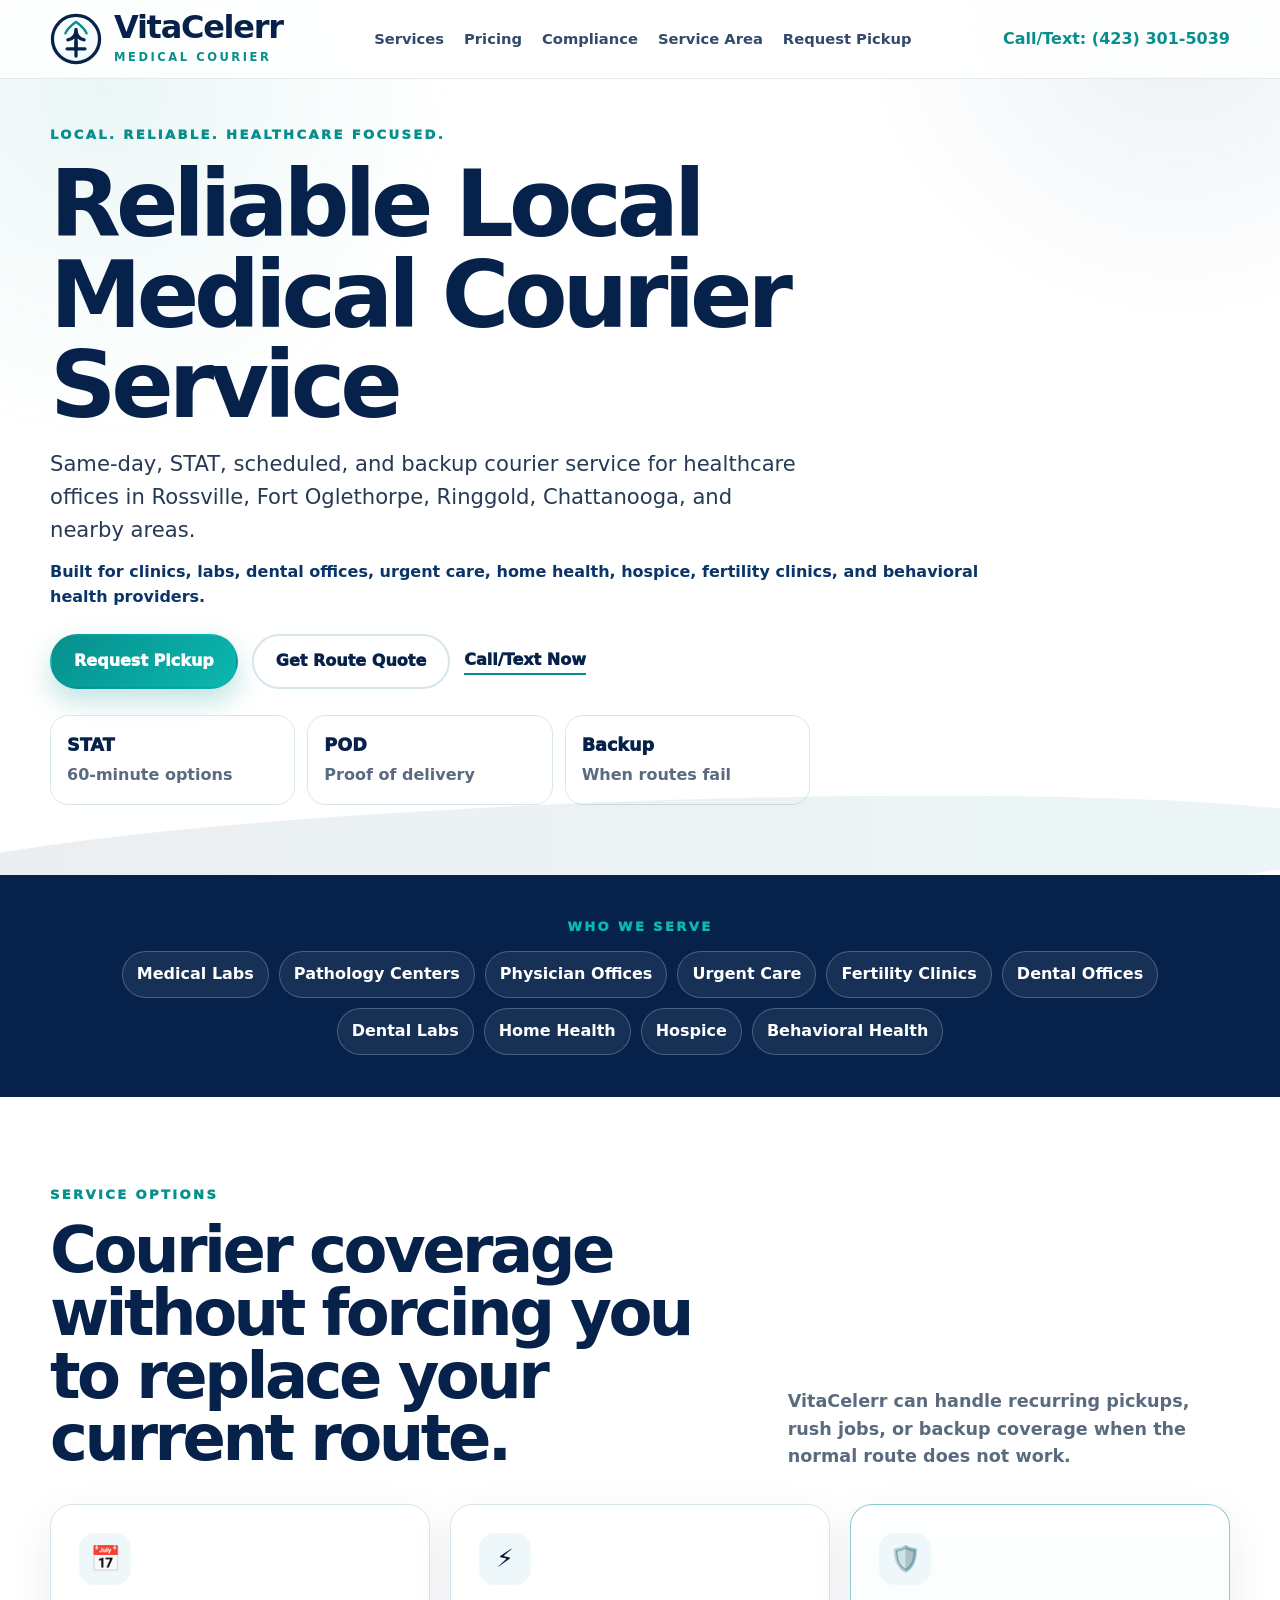
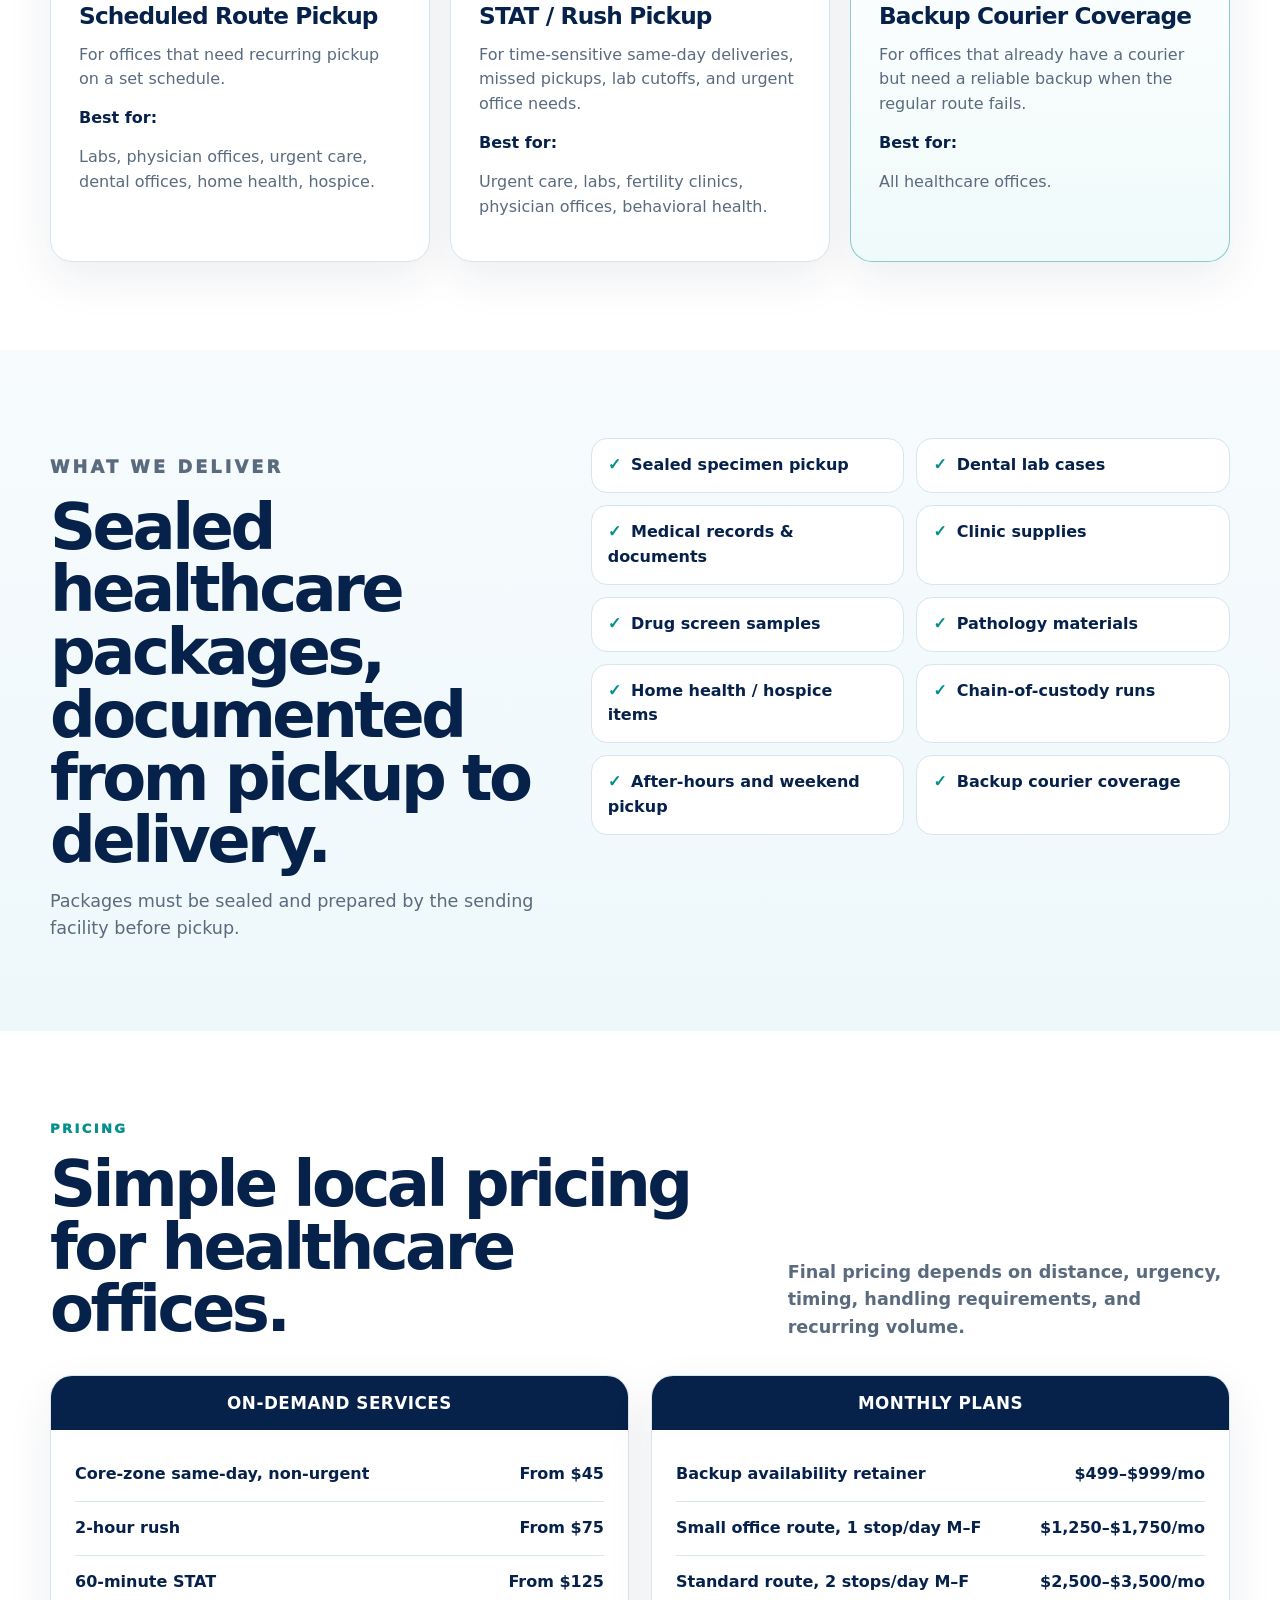
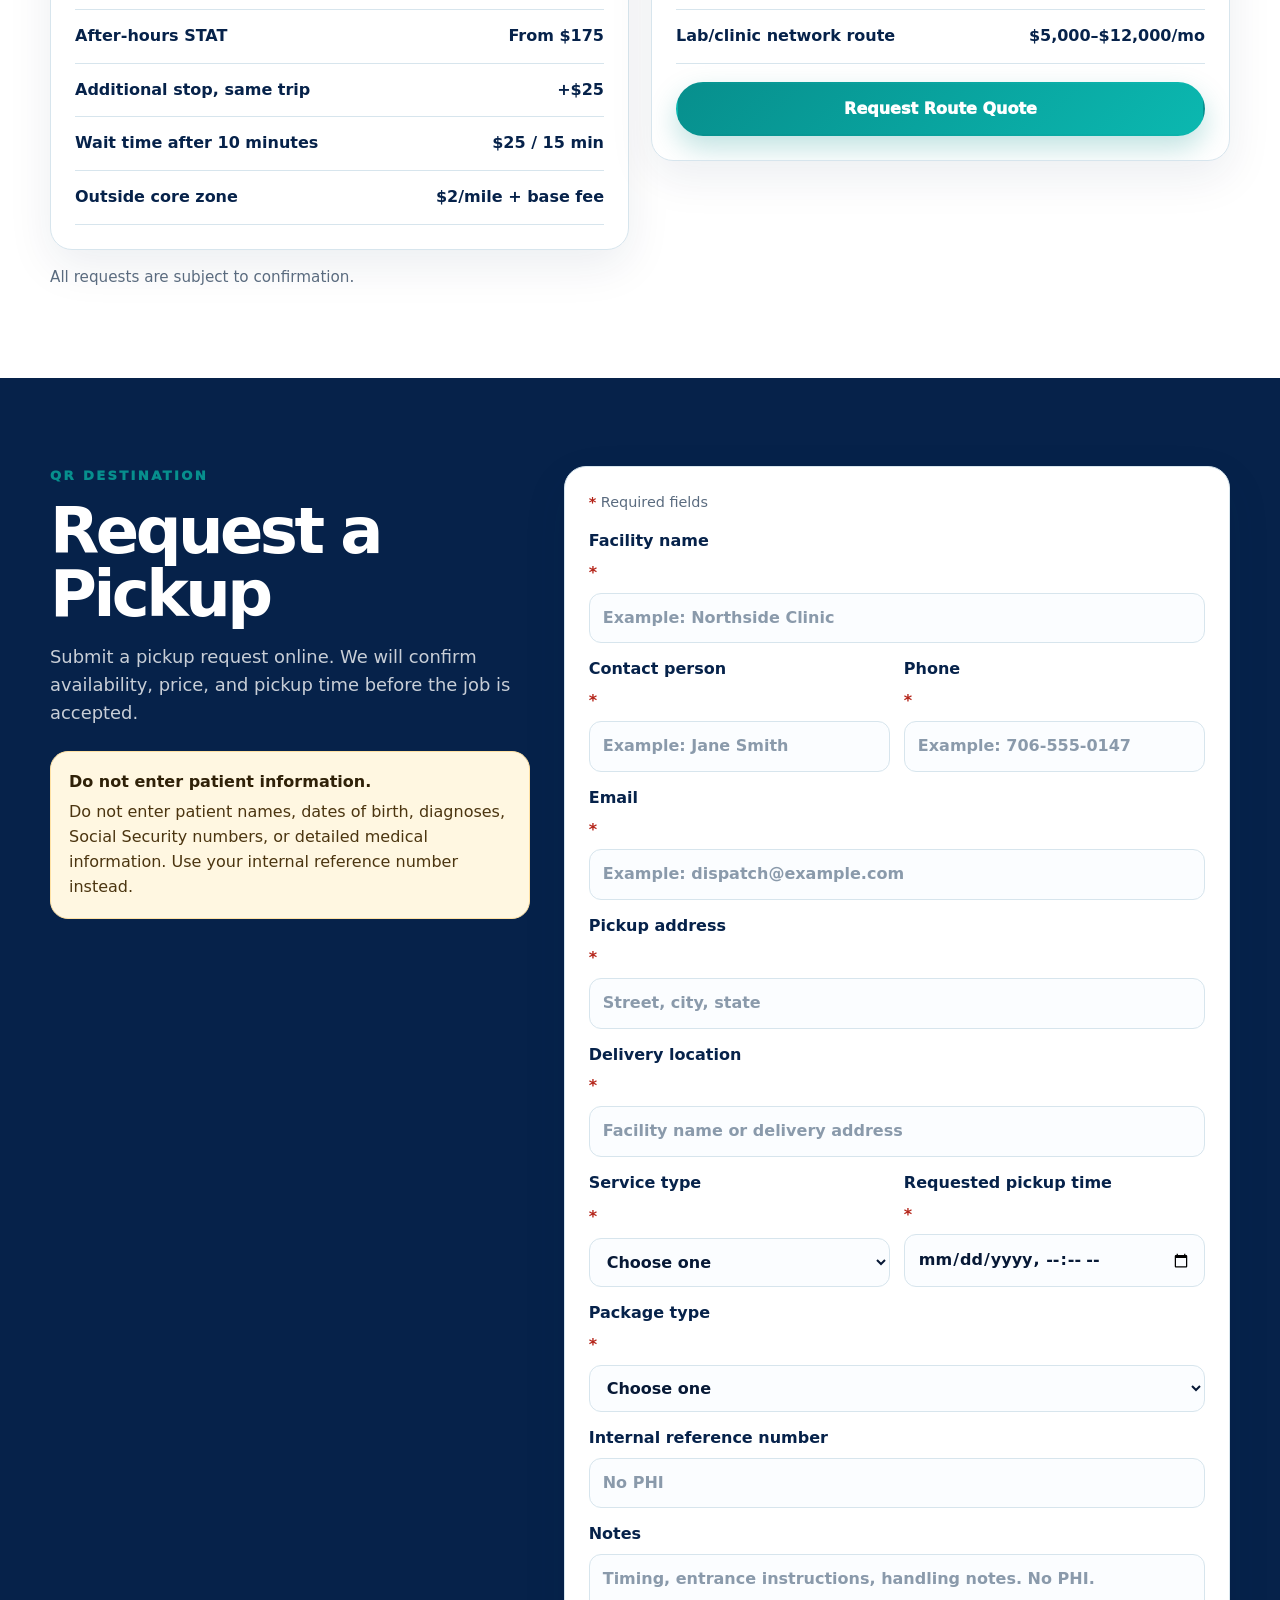
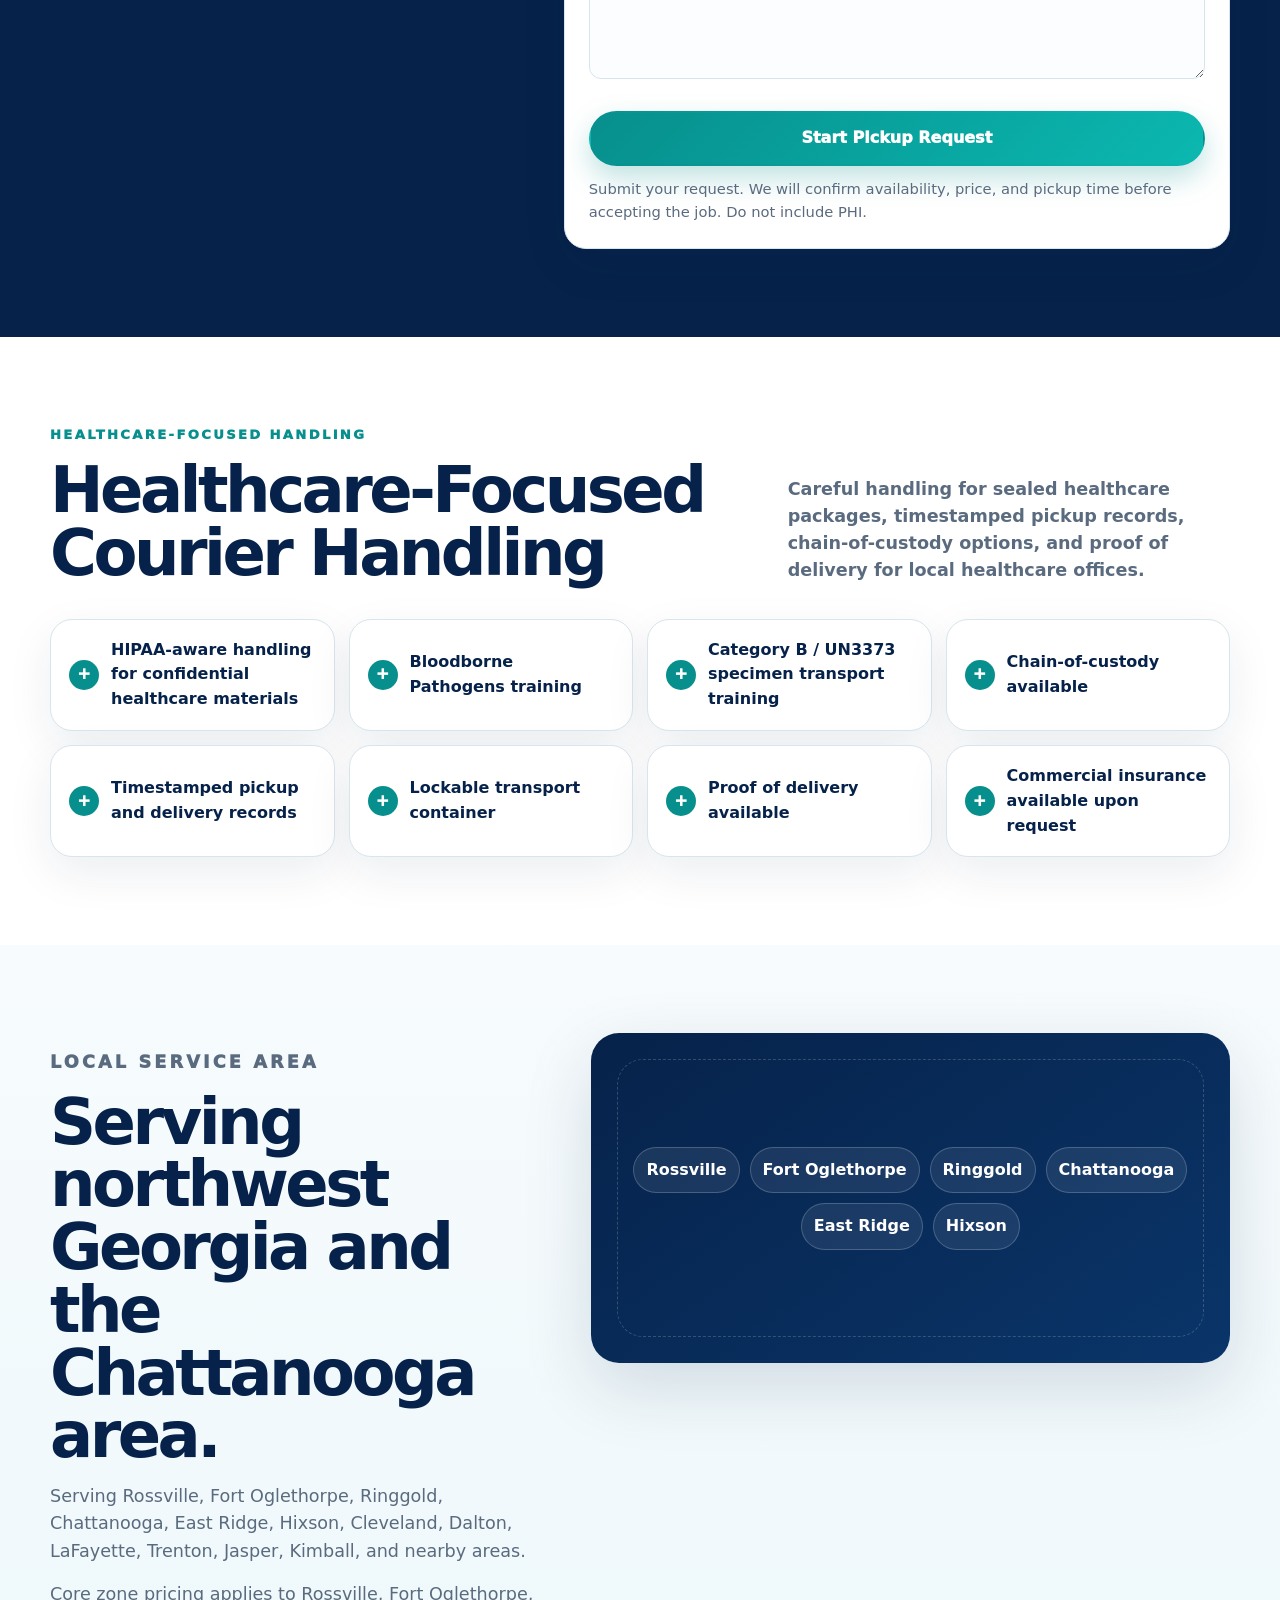
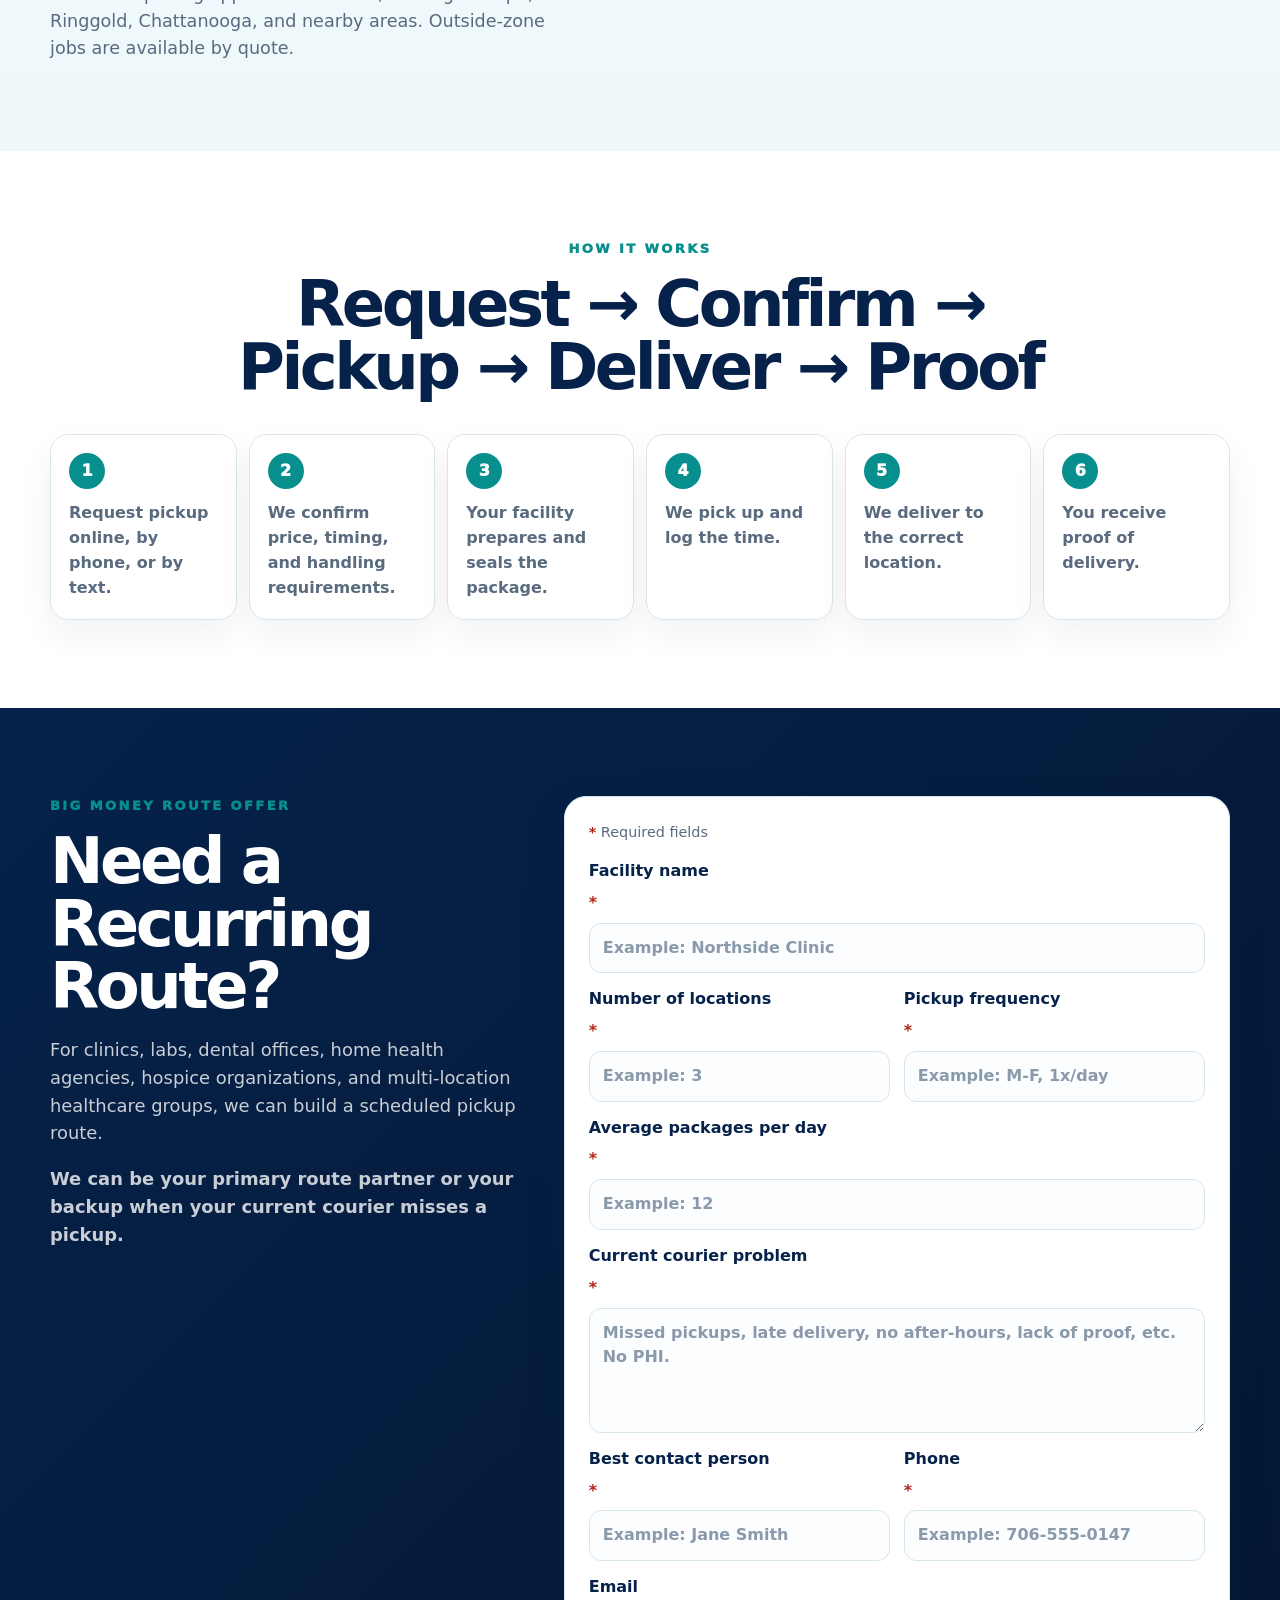
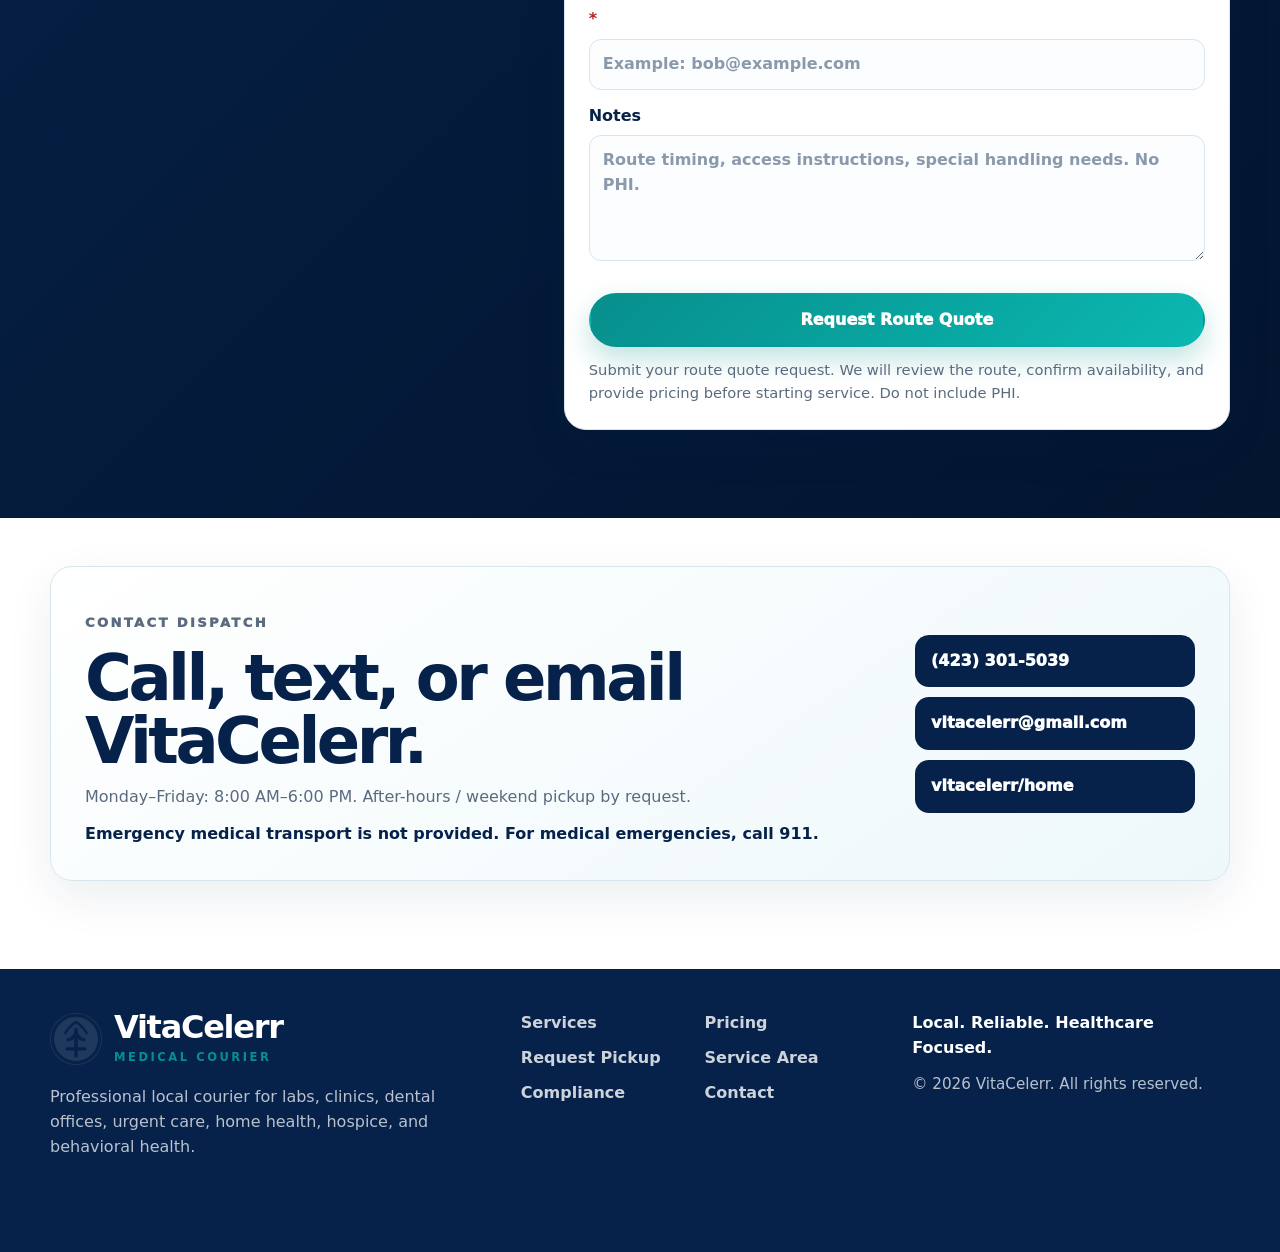
<file: index.html>
<!doctype html>
<html lang="en">
  <head>
    <meta charset="utf-8" />
    <meta name="viewport" content="width=device-width, initial-scale=1" />
    <title>VitaCelerr Medical Courier | Local Healthcare Courier Service</title>
    <meta
      name="description"
      content="Same-day, STAT, scheduled, and backup medical courier service for clinics, labs, dental offices, urgent care, home health, hospice, and behavioral health providers."
    />
    <meta name="theme-color" content="#06224a" />
    <meta property="og:title" content="VitaCelerr Medical Courier" />
    <meta
      property="og:description"
      content="Reliable local medical courier service. Request pickup or get a recurring route quote."
    />
    <meta property="og:type" content="website" />
    <link rel="preload" href="styles.css" as="style" />
    <link rel="stylesheet" href="styles.css" />
  </head>
  <body>
    <a class="skip-link" href="#main">Skip to content</a>
    <header class="site-header" data-elevate>
      <div class="container header-inner">
        <a class="brand" href="#hero" aria-label="VitaCelerr home">
          <span class="brand-mark" aria-hidden="true">
            <svg viewBox="0 0 64 64" role="img">
              <circle
                cx="32"
                cy="32"
                r="29"
                fill="none"
                stroke="currentColor"
                stroke-width="4"
              />
              <path
                d="M32 43V20M22 33c6-1 10-5 10-13M42 33c-6-1-10-5-10-13"
                fill="none"
                stroke="currentColor"
                stroke-width="4"
                stroke-linecap="round"
              />

              <path
                d="M21 44h22M32 35v18"
                fill="none"
                stroke="currentColor"
                stroke-width="4"
                stroke-linecap="round"
              />

              <!-- teal top mark -->
              <path
                d="M19 25c3-7 9-11 13-14 4 3 10 7 13 14"
                fill="none"
                stroke="var(--teal)"
                stroke-width="3"
                stroke-linecap="round"
              />
            </svg>
          </span>
          <span>
            <strong>VitaCelerr</strong>
            <small>Medical Courier</small>
          </span>
        </a>
        <button
          class="menu-button"
          type="button"
          aria-expanded="false"
          aria-controls="site-nav"
        >
          Menu
        </button>
        <nav id="site-nav" class="site-nav" aria-label="Primary navigation">
          <a href="#services">Services</a>
          <a href="#pricing">Pricing</a>
          <a href="#compliance">Compliance</a>
          <a href="#area">Service Area</a>
          <a href="#request-pickup">Request Pickup</a>
        </nav>
        <a class="header-call" href="tel:+14233015039"
          >Call/Text: (423) 301-5039</a
        >
      </div>
    </header>
    <main id="main">
      <section id="hero" class="hero">
        <div class="container hero-grid">
          <div class="hero-copy reveal">
            <p class="eyebrow">Local. Reliable. Healthcare focused.</p>
            <h1>Reliable Local Medical Courier Service</h1>
            <p class="hero-lede">
              Same-day, STAT, scheduled, and backup courier service for
              healthcare offices in Rossville, Fort Oglethorpe, Ringgold,
              Chattanooga, and nearby areas.
            </p>
            <p class="trust-line">
              Built for clinics, labs, dental offices, urgent care, home health,
              hospice, fertility clinics, and behavioral health providers.
            </p>
            <div class="hero-actions" aria-label="Primary actions">
              <a class="button button-primary" href="#request-pickup"
                >Request Pickup</a
              >
              <a class="button button-secondary" href="#route-quote"
                >Get Route Quote</a
              >
              <a class="text-link" href="tel:+17065550147">Call/Text Now</a>
            </div>
            <dl class="hero-stats" aria-label="Service promises">
              <div>
                <dt>STAT</dt>
                <dd>60-minute options</dd>
              </div>
              <div>
                <dt>POD</dt>
                <dd>Proof of delivery</dd>
              </div>
              <div>
                <dt>Backup</dt>
                <dd>When routes fail</dd>
              </div>
            </dl>
          </div>
        </div>
      </section>
      <section class="section-pad service-strip" aria-label="Who we serve">
        <div class="container">
          <p class="eyebrow centered">Who we serve</p>
          <div class="logo-cloud" role="list">
            <span role="listitem">Medical Labs</span>
            <span role="listitem">Pathology Centers</span>
            <span role="listitem">Physician Offices</span>
            <span role="listitem">Urgent Care</span>
            <span role="listitem">Fertility Clinics</span>
            <span role="listitem">Dental Offices</span>
            <span role="listitem">Dental Labs</span>
            <span role="listitem">Home Health</span>
            <span role="listitem">Hospice</span>
            <span role="listitem">Behavioral Health</span>
          </div>
        </div>
      </section>
      <section id="services" class="section-pad">
        <div class="container split-heading reveal">
          <div>
            <p class="eyebrow">Service options</p>
            <h2>
              Courier coverage without forcing you to replace your current
              route.
            </h2>
          </div>
          <p>
            VitaCelerr can handle recurring pickups, rush jobs, or backup
            coverage when the normal route does not work.
          </p>
        </div>
        <div class="container cards-three">
          <article class="service-card reveal">
            <span class="icon">📅</span>
            <h3>Scheduled Route Pickup</h3>
            <p>For offices that need recurring pickup on a set schedule.</p>
            <strong>Best for:</strong>
            <p class="muted">
              Labs, physician offices, urgent care, dental offices, home health,
              hospice.
            </p>
          </article>
          <article class="service-card reveal delay-1">
            <span class="icon">⚡</span>
            <h3>STAT / Rush Pickup</h3>
            <p>
              For time-sensitive same-day deliveries, missed pickups, lab
              cutoffs, and urgent office needs.
            </p>
            <strong>Best for:</strong>
            <p class="muted">
              Urgent care, labs, fertility clinics, physician offices,
              behavioral health.
            </p>
          </article>
          <article class="service-card highlight-card reveal delay-2">
            <span class="icon">🛡️</span>
            <h3>Backup Courier Coverage</h3>
            <p>
              For offices that already have a courier but need a reliable backup
              when the regular route fails.
            </p>
            <strong>Best for:</strong>
            <p class="muted">All healthcare offices.</p>
          </article>
        </div>
      </section>
      <section class="section-pad muted-section">
        <div class="container deliver-grid">
          <div class="reveal">
            <p class="eyebrow">What we deliver</p>
            <h2>
              Sealed healthcare packages, documented from pickup to delivery.
            </h2>
            <p>
              Packages must be sealed and prepared by the sending facility
              before pickup.
            </p>
          </div>
          <ul class="check-list reveal delay-1">
            <li>Sealed specimen pickup</li>
            <li>Dental lab cases</li>
            <li>Medical records & documents</li>
            <li>Clinic supplies</li>
            <li>Drug screen samples</li>
            <li>Pathology materials</li>
            <li>Home health / hospice items</li>
            <li>Chain-of-custody runs</li>
            <li>After-hours and weekend pickup</li>
            <li>Backup courier coverage</li>
          </ul>
        </div>
      </section>
      <section id="pricing" class="section-pad pricing-section">
        <div class="container split-heading reveal">
          <div>
            <p class="eyebrow">Pricing</p>
            <h2>Simple local pricing for healthcare offices.</h2>
          </div>
          <p>
            Final pricing depends on distance, urgency, timing, handling
            requirements, and recurring volume.
          </p>
        </div>
        <div class="container pricing-grid">
          <article class="pricing-card reveal">
            <h3>On-Demand Services</h3>
            <div class="price-row">
              <span>Core-zone same-day, non-urgent</span
              ><strong>From $45</strong>
            </div>
            <div class="price-row">
              <span>2-hour rush</span><strong>From $75</strong>
            </div>
            <div class="price-row">
              <span>60-minute STAT</span><strong>From $125</strong>
            </div>
            <div class="price-row">
              <span>After-hours STAT</span><strong>From $175</strong>
            </div>
            <div class="price-row">
              <span>Additional stop, same trip</span><strong>+$25</strong>
            </div>
            <div class="price-row">
              <span>Wait time after 10 minutes</span
              ><strong>$25 / 15 min</strong>
            </div>
            <div class="price-row">
              <span>Outside core zone</span><strong>$2/mile + base fee</strong>
            </div>
          </article>
          <article class="pricing-card reveal delay-1">
            <h3>Monthly Plans</h3>
            <div class="price-row">
              <span>Backup availability retainer</span
              ><strong>$499–$999/mo</strong>
            </div>
            <div class="price-row">
              <span>Small office route, 1 stop/day M–F</span
              ><strong>$1,250–$1,750/mo</strong>
            </div>
            <div class="price-row">
              <span>Standard route, 2 stops/day M–F</span
              ><strong>$2,500–$3,500/mo</strong>
            </div>
            <div class="price-row">
              <span>Lab/clinic network route</span
              ><strong>$5,000–$12,000/mo</strong>
            </div>
            <a class="button button-primary full" href="#route-quote"
              >Request Route Quote</a
            >
          </article>
        </div>
        <p class="container fine-print">
          All requests are subject to confirmation.
        </p>
      </section>
      <section id="request-pickup" class="section-pad form-section">
        <div class="container form-grid">
          <div class="form-copy reveal">
            <p class="eyebrow">QR destination</p>
            <h2>Request a Pickup</h2>
            <p>
              Submit a pickup request online. We will confirm availability,
              price, and pickup time before the job is accepted.
            </p>
            <div class="warning-box">
              <strong>Do not enter patient information.</strong>
              <span
                >Do not enter patient names, dates of birth, diagnoses, Social
                Security numbers, or detailed medical information. Use your
                internal reference number instead.</span
              >
            </div>
          </div>
          <form
            class="lead-form reveal delay-1"
            name="pickup-request"
            action="https://api.web3forms.com/submit"
            method="POST"
          >
            <input
              type="hidden"
              name="access_key"
              value="1e480416-77a6-40cb-91b6-45ab073dc477"
            />
            <input type="hidden" name="form_type" value="Pickup Request" />
            <input
              type="hidden"
              name="subject"
              value="New VitaCelerr Pickup Request"
            />
            <input type="hidden" name="from_name" value="VitaCelerr Website" />
            <!-- Spam trap. Leave hidden. -->
            <input
              type="checkbox"
              name="botcheck"
              style="display: none"
              tabindex="-1"
              autocomplete="off"
            />
            <p class="form-required-note">
              <span aria-hidden="true">*</span> Required fields
            </p>
            <label>
              Facility name <span aria-hidden="true">*</span>
              <input
                required
                name="facility_name"
                autocomplete="organization"
                minlength="2"
                maxlength="100"
                placeholder="Example: Northside Clinic"
                title="Enter the facility name."
              />
            </label>
            <div class="form-pair">
              <label>
                Contact person <span aria-hidden="true">*</span>
                <input
                  required
                  name="contact_person"
                  autocomplete="name"
                  minlength="2"
                  maxlength="80"
                  placeholder="Example: Jane Smith"
                  title="Enter the contact person's name."
                />
              </label>
              <label>
                Phone <span aria-hidden="true">*</span>
                <input
                  required
                  name="phone"
                  type="tel"
                  autocomplete="tel"
                  inputmode="tel"
                  pattern="[0-9()+\-\s.]{7,}"
                  placeholder="Example: 706-555-0147"
                  title="Enter a valid phone number."
                />
              </label>
            </div>
            <label>
              Email <span aria-hidden="true">*</span>
              <input
                required
                name="email"
                type="email"
                autocomplete="email"
                placeholder="Example: dispatch@example.com"
                title="Enter a valid email address."
              />
            </label>
            <label>
              Pickup address <span aria-hidden="true">*</span>
              <input
                required
                name="pickup_address"
                autocomplete="street-address"
                minlength="5"
                maxlength="160"
                placeholder="Street, city, state"
                title="Enter the full pickup address."
              />
            </label>
            <label>
              Delivery location <span aria-hidden="true">*</span>
              <input
                required
                name="delivery_location"
                minlength="2"
                maxlength="160"
                placeholder="Facility name or delivery address"
                title="Enter the delivery location."
              />
            </label>
            <div class="form-pair">
              <label>
                Service type <span aria-hidden="true">*</span>
                <select
                  required
                  name="service_type"
                  title="Choose a service type."
                >
                  <option value="" selected disabled>Choose one</option>
                  <option value="Same-day non-urgent">
                    Same-day non-urgent
                  </option>
                  <option value="2-hour rush">2-hour rush</option>
                  <option value="60-minute STAT">60-minute STAT</option>
                  <option value="After-hours STAT">After-hours STAT</option>
                  <option value="Backup courier coverage">
                    Backup courier coverage
                  </option>
                </select>
              </label>
              <label>
                Requested pickup time <span aria-hidden="true">*</span>
                <input
                  required
                  name="requested_time"
                  type="datetime-local"
                  title="Choose the requested pickup date and time."
                />
              </label>
            </div>
            <label>
              Package type <span aria-hidden="true">*</span>
              <select
                required
                name="package_type"
                title="Choose a package type."
              >
                <option value="" selected disabled>Choose one</option>
                <option value="Sealed specimen">Sealed specimen</option>
                <option value="Dental lab case">Dental lab case</option>
                <option value="Medical records/documents">
                  Medical records/documents
                </option>
                <option value="Clinic supplies">Clinic supplies</option>
                <option value="Drug screen sample">Drug screen sample</option>
                <option value="Other sealed healthcare package">
                  Other sealed healthcare package
                </option>
              </select>
            </label>
            <label>
              Internal reference number
              <input
                name="internal_reference"
                maxlength="80"
                placeholder="No PHI"
                title="Use your internal reference number only. Do not enter PHI."
              />
            </label>
            <label>
              Notes
              <textarea
                name="notes"
                rows="4"
                maxlength="600"
                placeholder="Timing, entrance instructions, handling notes. No PHI."
                title="Do not enter patient names, DOB, diagnosis, SSN, or medical details."
              ></textarea>
            </label>
            <button class="button button-primary full" type="submit">
              Start Pickup Request
            </button>
            <p class="form-note">
              Submit your request. We will confirm availability, price, and
              pickup time before accepting the job. Do not include PHI.
            </p>
          </form>
        </div>
      </section>
      <section id="compliance" class="section-pad compliance-section">
        <div class="container split-heading reveal">
          <div>
            <p class="eyebrow">Healthcare-focused handling</p>
            <h2>Healthcare-Focused Courier Handling</h2>
          </div>
          <p>
            Careful handling for sealed healthcare packages, timestamped pickup
            records, chain-of-custody options, and proof of delivery for local
            healthcare offices.
          </p>
        </div>
        <div class="container compliance-grid">
          <div class="compliance-card reveal">
            HIPAA-aware handling for confidential healthcare materials
          </div>
          <div class="compliance-card reveal">
            Bloodborne Pathogens training
          </div>
          <div class="compliance-card reveal">
            Category B / UN3373 specimen transport training
          </div>
          <div class="compliance-card reveal">Chain-of-custody available</div>
          <div class="compliance-card reveal">
            Timestamped pickup and delivery records
          </div>
          <div class="compliance-card reveal">Lockable transport container</div>
          <div class="compliance-card reveal">Proof of delivery available</div>
          <div class="compliance-card reveal">
            Commercial insurance available upon request
          </div>
        </div>
      </section>
      <section id="area" class="section-pad muted-section">
        <div class="container area-grid">
          <div class="reveal">
            <p class="eyebrow">Local service area</p>
            <h2>Serving northwest Georgia and the Chattanooga area.</h2>
            <p>
              Serving Rossville, Fort Oglethorpe, Ringgold, Chattanooga, East
              Ridge, Hixson, Cleveland, Dalton, LaFayette, Trenton, Jasper,
              Kimball, and nearby areas.
            </p>
            <p class="fine-print">
              Core zone pricing applies to Rossville, Fort Oglethorpe, Ringgold,
              Chattanooga, and nearby areas. Outside-zone jobs are available by
              quote.
            </p>
          </div>
          <div class="map-card reveal delay-1" aria-hidden="true">
            <span>Rossville</span><span>Fort Oglethorpe</span
            ><span>Ringgold</span><span>Chattanooga</span><span>East Ridge</span
            ><span>Hixson</span>
          </div>
        </div>
      </section>
      <section class="section-pad process-section">
        <div class="container">
          <div class="centered-heading reveal">
            <p class="eyebrow">How it works</p>
            <h2>Request → Confirm → Pickup → Deliver → Proof</h2>
          </div>
          <ol class="process-list reveal delay-1">
            <li><span>1</span>Request pickup online, by phone, or by text.</li>
            <li>
              <span>2</span>We confirm price, timing, and handling requirements.
            </li>
            <li><span>3</span>Your facility prepares and seals the package.</li>
            <li><span>4</span>We pick up and log the time.</li>
            <li><span>5</span>We deliver to the correct location.</li>
            <li><span>6</span>You receive proof of delivery.</li>
          </ol>
        </div>
      </section>
      <section id="route-quote" class="section-pad cta-section">
        <div class="container form-grid">
          <div class="form-copy reveal">
            <p class="eyebrow">Big money route offer</p>
            <h2>Need a Recurring Route?</h2>
            <p>
              For clinics, labs, dental offices, home health agencies, hospice
              organizations, and multi-location healthcare groups, we can build
              a scheduled pickup route.
            </p>
            <p class="trust-line">
              We can be your primary route partner or your backup when your
              current courier misses a pickup.
            </p>
          </div>
          <form
            class="lead-form reveal delay-1"
            name="route-quote"
            action="https://api.web3forms.com/submit"
            method="POST"
          >
            <input
              type="hidden"
              name="access_key"
              value="1d69e0bb-2c05-4ec1-950c-a06703aa00ca"
            />
            <input type="hidden" name="form_type" value="Route Quote" />
            <input
              type="hidden"
              name="subject"
              value="New VitaCelerr Route Quote Request"
            />
            <input type="hidden" name="from_name" value="VitaCelerr Website" />
            <!-- Spam trap. Leave hidden. -->
            <input
              type="checkbox"
              name="botcheck"
              style="display: none"
              tabindex="-1"
              autocomplete="off"
            />
            <p class="form-required-note">
              <span aria-hidden="true">*</span> Required fields
            </p>
            <label>
              Facility name <span aria-hidden="true">*</span>
              <input
                required
                name="facility_name"
                autocomplete="organization"
                minlength="2"
                maxlength="100"
                placeholder="Example: Northside Clinic"
                title="Enter the facility name."
              />
            </label>
            <div class="form-pair">
              <label>
                Number of locations <span aria-hidden="true">*</span>
                <input
                  required
                  name="locations_count"
                  type="number"
                  min="1"
                  max="500"
                  inputmode="numeric"
                  placeholder="Example: 3"
                  title="Enter the number of pickup or delivery locations."
                />
              </label>
              <label>
                Pickup frequency <span aria-hidden="true">*</span>
                <input
                  required
                  name="pickup_frequency"
                  minlength="2"
                  maxlength="80"
                  placeholder="Example: M-F, 1x/day"
                  title="Enter how often pickups are needed."
                />
              </label>
            </div>
            <label>
              Average packages per day <span aria-hidden="true">*</span>
              <input
                required
                name="average_packages"
                type="number"
                min="1"
                max="1000"
                inputmode="numeric"
                placeholder="Example: 12"
                title="Enter the average number of packages per day."
              />
            </label>
            <label>
              Current courier problem <span aria-hidden="true">*</span>
              <textarea
                required
                name="current_problem"
                rows="4"
                minlength="2"
                maxlength="600"
                placeholder="Missed pickups, late delivery, no after-hours, lack of proof, etc. No PHI."
                title="Describe the courier problem. Do not include PHI."
              ></textarea>
            </label>
            <div class="form-pair">
              <label>
                Best contact person <span aria-hidden="true">*</span>
                <input
                  required
                  name="contact_person"
                  autocomplete="name"
                  minlength="2"
                  maxlength="80"
                  placeholder="Example: Jane Smith"
                  title="Enter the best contact person's name."
                />
              </label>
              <label>
                Phone <span aria-hidden="true">*</span>
                <input
                  required
                  name="phone"
                  type="tel"
                  autocomplete="tel"
                  inputmode="tel"
                  pattern="[0-9()+\-\s.]{7,}"
                  placeholder="Example: 706-555-0147"
                  title="Enter a valid phone number."
                />
              </label>
            </div>
            <label>
              Email <span aria-hidden="true">*</span>
              <input
                required
                name="email"
                type="email"
                autocomplete="email"
                placeholder="Example: bob@example.com"
                title="Enter a valid email address."
              />
            </label>
            <label>
              Notes
              <textarea
                name="notes"
                rows="4"
                maxlength="600"
                placeholder="Route timing, access instructions, special handling needs. No PHI."
                title="Do not enter patient names, DOB, diagnosis, SSN, or medical details."
              ></textarea>
            </label>
            <button class="button button-primary full" type="submit">
              Request Route Quote
            </button>
            <p class="form-note">
              Submit your route quote request. We will review the route, confirm
              availability, and provide pricing before starting service. Do not
              include PHI.
            </p>
          </form>
        </div>
      </section>
      <section id="contact" class="section-pad contact-section">
        <div class="container contact-card reveal">
          <div>
            <p class="eyebrow">Contact dispatch</p>
            <h2>Call, text, or email VitaCelerr.</h2>
            <p>
              Monday–Friday: 8:00 AM–6:00 PM. After-hours / weekend pickup by
              request.
            </p>
            <p class="emergency-note">
              Emergency medical transport is not provided. For medical
              emergencies, call 911.
            </p>
          </div>
          <div class="contact-lines">
            <a href="tel:+14233015039">(423) 301-5039</a>
            <a href="mailto:vitacelerr@gmail.com">vitacelerr@gmail.com</a>
            <a href="https://vitacelerr.github.io/home/#hero"
              >vitacelerr/home</a
            >
          </div>
        </div>
      </section>
    </main>
    <footer class="site-footer">
      <div class="container footer-grid">
        <div>
          <a class="brand footer-brand" href="#hero">
            <span class="brand-mark" aria-hidden="true">
              <svg viewBox="0 0 64 64" role="img">
                <circle
                  cx="32"
                  cy="32"
                  r="29"
                  fill="none"
                  stroke="currentColor"
                  stroke-width="4"
                />
                <path
                  d="M32 43V20M22 33c6-1 10-5 10-13M42 33c-6-1-10-5-10-13"
                  fill="none"
                  stroke="currentColor"
                  stroke-width="4"
                  stroke-linecap="round"
                />
                <path
                  d="M21 44h22M32 35v18"
                  fill="none"
                  stroke="currentColor"
                  stroke-width="4"
                  stroke-linecap="round"
                />
                <path
                  d="M19 25c3-7 9-11 13-14 4 3 10 7 13 14"
                  fill="none"
                  stroke="currentColor"
                  stroke-width="3"
                  stroke-linecap="round"
                />
              </svg>
            </span>
            <span
              ><strong>VitaCelerr</strong><small>Medical Courier</small></span
            >
          </a>
          <p>
            Professional local courier for labs, clinics, dental offices, urgent
            care, home health, hospice, and behavioral health.
          </p>
        </div>
        <nav aria-label="Footer navigation">
          <a href="#services">Services</a>
          <a href="#pricing">Pricing</a>
          <a href="#request-pickup">Request Pickup</a>
          <a href="#area">Service Area</a>
          <a href="#compliance">Compliance</a>
          <a href="#contact">Contact</a>
        </nav>
        <div>
          <strong>Local. Reliable. Healthcare Focused.</strong>
          <p class="fine-print">
            © <span id="year"></span> VitaCelerr. All rights reserved.
          </p>
        </div>
      </div>
    </footer>
    <div class="sticky-mobile-cta" aria-label="Mobile quick actions">
      <a href="tel:+14233015039">Call/Text</a>
      <a href="#request-pickup">Request Pickup</a>
    </div>
    <script src="script.js" defer></script>
  </body>
</html>
</file>
<file: styles.css>
:root {
  --navy: #06224a;
  --navy-2: #0a3569;
  --teal: #078f8d;
  --teal-2: #0bb8b0;
  --ice: #eef8fb;
  --cloud: #f7fbfd;
  --white: #ffffff;
  --ink: #071936;
  --muted: #5a6b7f;
  --line: #d7e5ed;
  --warning: #fff7e1;
  --danger: #b42318;
  --success: #15803d;
  --radius: 22px;
  --shadow: 0 24px 70px rgba(6, 34, 74, 0.14);
  --container: 1180px;
}

* {
  box-sizing: border-box;
}

html {
  scroll-behavior: smooth;
}

body {
  margin: 0;
  font-family:
    Inter,
    ui-sans-serif,
    system-ui,
    -apple-system,
    BlinkMacSystemFont,
    "Segoe UI",
    sans-serif;
  color: var(--ink);
  background: var(--white);
  line-height: 1.55;
}

body::before {
  content: "";
  position: fixed;
  inset: 0;
  pointer-events: none;
  background:
    radial-gradient(
      circle at 8% 10%,
      rgba(7, 143, 141, 0.08),
      transparent 22rem
    ),
    radial-gradient(
      circle at 92% 0%,
      rgba(10, 53, 105, 0.08),
      transparent 20rem
    );
  z-index: -1;
}

a {
  color: inherit;
  text-decoration: none;
}

img,
svg {
  display: block;
  max-width: 100%;
}

button,
input,
select,
textarea {
  font: inherit;
}

.container {
  width: min(var(--container), calc(100% - 32px));
  margin-inline: auto;
}

.section-pad {
  padding: 88px 0;
}

.skip-link {
  position: absolute;
  left: 12px;
  top: -120px;
  z-index: 10;
  background: var(--navy);
  color: var(--white);
  padding: 10px 14px;
  border-radius: 999px;
}

.skip-link:focus {
  top: 12px;
}

/* Header */

.site-header {
  position: sticky;
  top: 0;
  z-index: 20;
  background: rgba(255, 255, 255, 0.86);
  backdrop-filter: blur(16px);
  border-bottom: 1px solid rgba(215, 229, 237, 0.75);
}

.header-inner {
  display: flex;
  align-items: center;
  justify-content: space-between;
  gap: 18px;
  min-height: 78px;
}

.brand {
  display: inline-flex;
  align-items: center;
  gap: 12px;
  color: var(--navy);
  min-width: fit-content;
}

.brand strong {
  display: block;
  font-size: clamp(1.3rem, 2.5vw, 2rem);
  line-height: 1;
  letter-spacing: -0.04em;
}

.brand small {
  display: block;
  color: var(--teal);
  text-transform: uppercase;
  letter-spacing: 0.22em;
  font-weight: 800;
  font-size: 0.72rem;
  margin-top: 6px;
}

.brand-mark {
  width: 52px;
  height: 52px;
  display: grid;
  place-items: center;
  color: var(--navy);
  border-radius: 50%;
  background: linear-gradient(145deg, #fff, #edf9f9);
}

.site-nav {
  display: flex;
  align-items: center;
  gap: 20px;
  font-weight: 800;
  font-size: 0.92rem;
  color: var(--navy);
}

.site-nav a {
  opacity: 0.82;
}

.site-nav a:hover {
  opacity: 1;
  color: var(--teal);
}

.header-call {
  font-weight: 900;
  color: var(--teal);
}

.menu-button {
  display: none;
  border: 0;
  background: var(--navy);
  color: var(--white);
  padding: 10px 13px;
  border-radius: 999px;
  font-weight: 900;
}

/* Hero */

.hero {
  position: relative;
  overflow: hidden;
  padding: 46px 0 70px;
  min-height: auto;
  display: block;
}

.hero::after {
  content: "";
  position: absolute;
  left: -8%;
  right: -8%;
  bottom: -46px;
  height: 120px;
  background: linear-gradient(90deg, var(--navy), var(--teal));
  transform: rotate(-2deg);
  opacity: 0.08;
  border-radius: 100%;
}

.hero-grid {
  display: block;
}

.hero-copy {
  max-width: 980px;
}

.eyebrow {
  color: var(--teal);
  text-transform: uppercase;
  letter-spacing: 0.18em;
  font-size: 0.82rem;
  font-weight: 950;
  margin: 0 0 14px;
}

.centered {
  text-align: center;
}

h1,
h2,
h3 {
  color: var(--navy);
  line-height: 0.98;
  margin: 0;
  letter-spacing: -0.055em;
}

h1 {
  font-size: clamp(3.4rem, 7.2vw, 5.8rem);
  max-width: 980px;
}

h2 {
  font-size: clamp(2.2rem, 5vw, 4.3rem);
}

h3 {
  font-size: 1.45rem;
  letter-spacing: -0.035em;
  line-height: 1.1;
}

p {
  margin: 0;
}

.hero-lede {
  font-size: clamp(1.08rem, 1.65vw, 1.32rem);
  color: #263a55;
  max-width: 760px;
  margin-top: 18px;
}

.trust-line {
  margin-top: 14px;
  font-weight: 800;
  color: var(--navy-2);
}

.hero-actions {
  display: flex;
  flex-wrap: wrap;
  gap: 14px;
  align-items: center;
  margin-top: 24px;
}

.button {
  display: inline-flex;
  align-items: center;
  justify-content: center;
  min-height: 50px;
  padding: 13px 22px;
  border-radius: 999px;
  font-weight: 950;
  border: 2px solid transparent;
  cursor: pointer;
  transition:
    transform 0.18s ease,
    box-shadow 0.18s ease,
    background 0.18s ease;
}

.button:hover {
  transform: translateY(-2px);
}

.button-primary {
  background: linear-gradient(135deg, var(--teal), var(--teal-2));
  color: var(--white);
  box-shadow: 0 12px 28px rgba(7, 143, 141, 0.26);
}

.button-secondary {
  background: var(--white);
  border-color: var(--line);
  color: var(--navy);
}

.text-link {
  font-weight: 950;
  color: var(--navy);
  border-bottom: 2px solid var(--teal);
}

.full {
  width: 100%;
  margin-top: 18px;
}

.hero-stats {
  max-width: 760px;
  display: grid;
  grid-template-columns: repeat(3, 1fr);
  gap: 12px;
  margin: 26px 0 0;
}

.hero-stats div {
  padding: 16px;
  border: 1px solid var(--line);
  border-radius: 18px;
  background: rgba(255, 255, 255, 0.8);
}

.hero-stats dt {
  color: var(--navy);
  font-weight: 950;
  font-size: 1.1rem;
}

.hero-stats dd {
  margin: 4px 0 0;
  color: var(--muted);
  font-weight: 700;
}

/* Who we serve */

.service-strip {
  padding: 42px 0;
  background: var(--navy);
  color: var(--white);
}

.service-strip .eyebrow {
  color: var(--teal-2);
}

.logo-cloud {
  display: flex;
  flex-wrap: wrap;
  justify-content: center;
  gap: 10px;
}

.logo-cloud span {
  border: 1px solid rgba(255, 255, 255, 0.22);
  padding: 10px 14px;
  border-radius: 999px;
  font-weight: 850;
  background: rgba(255, 255, 255, 0.07);
}

/* Shared sections */

.split-heading {
  display: grid;
  grid-template-columns: minmax(0, 0.92fr) minmax(280px, 0.58fr);
  gap: 36px;
  align-items: end;
  margin-bottom: 34px;
}

.split-heading > p {
  color: var(--muted);
  font-size: 1.1rem;
  font-weight: 650;
}

.cards-three {
  display: grid;
  grid-template-columns: repeat(3, 1fr);
  gap: 20px;
}

.service-card,
.pricing-card,
.lead-form,
.contact-card,
.compliance-card {
  background: var(--white);
  border: 1px solid var(--line);
  border-radius: var(--radius);
  box-shadow: 0 16px 46px rgba(6, 34, 74, 0.08);
}

.service-card {
  padding: 28px;
}

.service-card p {
  color: var(--muted);
  margin: 14px 0;
}

.service-card strong {
  color: var(--navy);
}

.highlight-card {
  border-color: rgba(7, 143, 141, 0.45);
  background: linear-gradient(180deg, #fff, #effafa);
}

.icon {
  width: 52px;
  height: 52px;
  display: grid;
  place-items: center;
  border-radius: 16px;
  background: var(--ice);
  font-size: 1.55rem;
  margin-bottom: 18px;
}

.muted {
  color: var(--muted);
}

.muted-section {
  background: linear-gradient(180deg, var(--cloud), var(--ice));
}

/* Deliver */

.deliver-grid,
.area-grid {
  display: grid;
  grid-template-columns: minmax(0, 0.78fr) minmax(320px, 1fr);
  gap: 42px;
  align-items: start;
}

.deliver-grid p {
  color: var(--muted);
  font-size: 1.1rem;
  margin-top: 16px;
}

.check-list {
  list-style: none;
  padding: 0;
  margin: 0;
  display: grid;
  grid-template-columns: repeat(2, 1fr);
  gap: 12px;
}

.check-list li {
  background: var(--white);
  border: 1px solid var(--line);
  border-radius: 16px;
  padding: 14px 16px;
  font-weight: 850;
  color: var(--navy);
}

.check-list li::before {
  content: "✓";
  color: var(--teal);
  margin-right: 10px;
  font-weight: 950;
}

/* Pricing */

.pricing-grid {
  display: grid;
  grid-template-columns: repeat(2, 1fr);
  gap: 22px;
  align-items: start;
}

.pricing-card {
  padding: 24px;
  overflow: hidden;
}

.pricing-card h3 {
  padding: 18px 20px;
  margin: -24px -24px 18px;
  background: var(--navy);
  color: var(--white);
  text-align: center;
  letter-spacing: 0.03em;
  text-transform: uppercase;
  font-size: 1.05rem;
}

.price-row {
  display: grid;
  grid-template-columns: 1fr auto;
  gap: 16px;
  padding: 14px 0;
  border-bottom: 1px solid var(--line);
}

.price-row span {
  color: var(--navy);
  font-weight: 750;
}

.price-row strong {
  color: var(--navy);
  text-align: right;
}

.fine-print {
  color: var(--muted);
  font-size: 0.95rem;
  margin-top: 16px;
}

/* Forms */

.form-section {
  background: var(--navy);
  color: var(--white);
}

.form-section h2,
.form-section .form-copy h2,
.cta-section h2 {
  color: var(--white);
}

.form-grid {
  display: grid;
  grid-template-columns: minmax(0, 0.72fr) minmax(360px, 1fr);
  gap: 34px;
  align-items: start;
}

.form-copy {
  position: sticky;
  top: 110px;
}

.form-copy p:not(.eyebrow) {
  font-size: 1.12rem;
  color: rgba(255, 255, 255, 0.78);
  margin-top: 18px;
}

.warning-box {
  margin-top: 24px;
  padding: 18px;
  border-radius: 18px;
  background: var(--warning);
  color: #4b3510;
  border: 1px solid #ffe1a3;
}

.warning-box strong {
  display: block;
  color: #2f2108;
  margin-bottom: 6px;
}

.warning-box span {
  display: block;
}

.lead-form {
  padding: 24px;
  color: var(--ink);
}

.lead-form label {
  display: grid;
  gap: 7px;
  margin-bottom: 14px;
  font-weight: 900;
  color: var(--navy);
}

.form-required-note {
  margin: 0 0 1rem;
  font-size: 0.9rem;
  color: var(--muted);
}

.form-required-note span,
.lead-form label span {
  color: var(--danger);
  font-weight: 900;
}

.form-pair {
  display: grid;
  grid-template-columns: 1fr 1fr;
  gap: 14px;
}

.lead-form input,
.lead-form select,
.lead-form textarea {
  width: 100%;
  border: 1px solid var(--line);
  background: #fbfdff;
  border-radius: 12px;
  padding: 12px 13px;
  color: var(--ink);
  outline: none;
}

.lead-form textarea {
  resize: vertical;
}

.lead-form input::placeholder,
.lead-form textarea::placeholder {
  color: #8a9aab;
}

.lead-form input:focus,
.lead-form select:focus,
.lead-form textarea:focus {
  border-color: var(--teal);
  box-shadow: 0 0 0 4px rgba(7, 143, 141, 0.12);
}

/* Invalid value indication after user interaction */
.lead-form input:user-invalid,
.lead-form select:user-invalid,
.lead-form textarea:user-invalid {
  border-color: var(--danger);
  box-shadow: 0 0 0 4px rgba(180, 35, 24, 0.14);
}

/* Valid indication after user interaction */
.lead-form input:user-valid,
.lead-form select:user-valid,
.lead-form textarea:user-valid {
  border-color: var(--success);
}

/* Stronger focus when the focused field is invalid */
.lead-form input:user-invalid:focus,
.lead-form select:user-invalid:focus,
.lead-form textarea:user-invalid:focus {
  border-color: var(--danger);
  box-shadow: 0 0 0 4px rgba(180, 35, 24, 0.18);
}

/* Browser fallback when :user-invalid is unavailable */
@supports not selector(input:user-invalid) {
  .lead-form input:invalid:not(:placeholder-shown),
  .lead-form textarea:invalid:not(:placeholder-shown) {
    border-color: var(--danger);
    box-shadow: 0 0 0 4px rgba(180, 35, 24, 0.14);
  }

  .lead-form input:valid:not(:placeholder-shown),
  .lead-form textarea:valid:not(:placeholder-shown) {
    border-color: var(--success);
  }

  .lead-form select:required:invalid {
    border-color: var(--danger);
  }
}

.form-note {
  color: var(--muted);
  font-size: 0.92rem;
  margin-top: 12px;
}

/* Compliance */

.compliance-section {
  background: #fff;
}

.compliance-grid {
  display: grid;
  grid-template-columns: repeat(4, 1fr);
  gap: 14px;
}

.compliance-card {
  padding: 18px;
  font-weight: 900;
  color: var(--navy);
  min-height: 104px;
  display: flex;
  align-items: center;
}

.compliance-card::before {
  content: "+";
  display: grid;
  place-items: center;
  min-width: 30px;
  height: 30px;
  margin-right: 12px;
  color: var(--white);
  background: var(--teal);
  border-radius: 50%;
  font-weight: 950;
}

/* Service area */

.area-grid p {
  color: var(--muted);
  font-size: 1.1rem;
  margin-top: 16px;
}

.map-card {
  min-height: 330px;
  border-radius: 28px;
  background: linear-gradient(145deg, var(--navy), var(--navy-2));
  position: relative;
  overflow: hidden;
  padding: 24px;
  display: flex;
  flex-wrap: wrap;
  gap: 10px;
  align-content: center;
  justify-content: center;
  box-shadow: var(--shadow);
}

.map-card::before {
  content: "";
  position: absolute;
  inset: 26px;
  border: 1px dashed rgba(255, 255, 255, 0.18);
  border-radius: 26px;
}

.map-card span {
  position: relative;
  color: var(--white);
  border: 1px solid rgba(255, 255, 255, 0.2);
  border-radius: 999px;
  padding: 10px 12px;
  background: rgba(255, 255, 255, 0.08);
  font-weight: 850;
}

/* Process */

.centered-heading {
  text-align: center;
  max-width: 820px;
  margin: 0 auto 36px;
}

.process-list {
  list-style: none;
  padding: 0;
  margin: 0;
  display: grid;
  grid-template-columns: repeat(6, 1fr);
  gap: 12px;
}

.process-list li {
  background: var(--white);
  border: 1px solid var(--line);
  border-radius: 18px;
  padding: 18px;
  color: var(--muted);
  font-weight: 750;
  box-shadow: 0 14px 35px rgba(6, 34, 74, 0.06);
}

.process-list span {
  display: grid;
  place-items: center;
  width: 36px;
  height: 36px;
  border-radius: 50%;
  background: var(--teal);
  color: #fff;
  font-weight: 950;
  margin-bottom: 12px;
}

/* CTA */

.cta-section {
  background: linear-gradient(135deg, var(--navy), #03152f);
  color: var(--white);
}

.cta-section .trust-line {
  color: rgba(255, 255, 255, 0.88);
}

/* Contact */

.contact-section {
  padding-top: 48px;
}

.contact-card {
  padding: 34px;
  display: grid;
  grid-template-columns: 1fr auto;
  gap: 34px;
  align-items: center;
  background: linear-gradient(145deg, #fff, var(--ice));
}

.contact-card p {
  margin-top: 12px;
  color: var(--muted);
}

.emergency-note {
  font-weight: 900;
  color: var(--navy) !important;
}

.contact-lines {
  display: grid;
  gap: 10px;
  min-width: 280px;
}

.contact-lines a {
  display: block;
  padding: 14px 16px;
  border-radius: 14px;
  background: var(--navy);
  color: var(--white);
  font-weight: 950;
}

/* Footer */

.site-footer {
  background: var(--navy);
  color: var(--white);
  padding: 42px 0 92px;
}

.footer-grid {
  display: grid;
  grid-template-columns: 1.1fr 0.9fr 0.8fr;
  gap: 34px;
  align-items: start;
}

.footer-brand {
  color: #fff;
}

.footer-brand .brand-mark {
  background: rgba(255, 255, 255, 0.1);
}

.site-footer p {
  color: rgba(255, 255, 255, 0.72);
  margin-top: 12px;
}

.site-footer nav {
  display: grid;
  grid-template-columns: repeat(2, 1fr);
  gap: 10px;
}

.site-footer nav a {
  color: rgba(255, 255, 255, 0.8);
  font-weight: 800;
}

/* Mobile sticky CTA */

.sticky-mobile-cta {
  display: none;
}

/* Reveal animation */

.reveal {
  opacity: 0;
  transform: translateY(18px);
  transition:
    opacity 0.55s ease,
    transform 0.55s ease;
}

.reveal.is-visible {
  opacity: 1;
  transform: none;
}

.delay-1 {
  transition-delay: 0.08s;
}

.delay-2 {
  transition-delay: 0.16s;
}

/* Tablet */

@media (max-width: 980px) {
  .header-call {
    display: none;
  }

  .menu-button {
    display: inline-flex;
  }

  .site-nav {
    position: fixed;
    inset: 78px 16px auto 16px;
    display: none;
    flex-direction: column;
    align-items: stretch;
    background: var(--white);
    border: 1px solid var(--line);
    border-radius: 20px;
    padding: 18px;
    box-shadow: var(--shadow);
  }

  .site-nav.is-open {
    display: flex;
  }

  .split-heading,
  .deliver-grid,
  .area-grid,
  .form-grid,
  .contact-card,
  .footer-grid {
    grid-template-columns: 1fr;
  }

  .cards-three,
  .pricing-grid,
  .compliance-grid {
    grid-template-columns: 1fr 1fr;
  }

  .process-list {
    grid-template-columns: repeat(3, 1fr);
  }

  .form-copy {
    position: static;
  }
}

/* Mobile */

@media (max-width: 680px) {
  .section-pad {
    padding: 62px 0;
  }

  .brand small {
    letter-spacing: 0.14em;
  }

  .brand-mark {
    width: 46px;
    height: 46px;
  }

  .hero {
    padding: 34px 0 56px;
  }

  h1 {
    font-size: clamp(2.8rem, 14vw, 4.2rem);
  }

  .hero-stats,
  .cards-three,
  .pricing-grid,
  .compliance-grid,
  .check-list,
  .form-pair,
  .process-list {
    grid-template-columns: 1fr;
  }

  .contact-lines {
    min-width: 0;
  }

  .site-footer {
    padding-bottom: 96px;
  }

  .sticky-mobile-cta {
    position: fixed;
    left: 10px;
    right: 10px;
    bottom: 10px;
    z-index: 30;
    display: grid;
    grid-template-columns: 1fr 1fr;
    gap: 8px;
    padding: 8px;
    border-radius: 18px;
    background: rgba(255, 255, 255, 0.9);
    backdrop-filter: blur(12px);
    border: 1px solid var(--line);
    box-shadow: 0 12px 30px rgba(6, 34, 74, 0.18);
  }

  .sticky-mobile-cta a {
    display: grid;
    place-items: center;
    min-height: 46px;
    border-radius: 14px;
    background: var(--navy);
    color: var(--white);
    font-weight: 950;
  }

  .sticky-mobile-cta a:last-child {
    background: var(--teal);
  }
}
</file>
